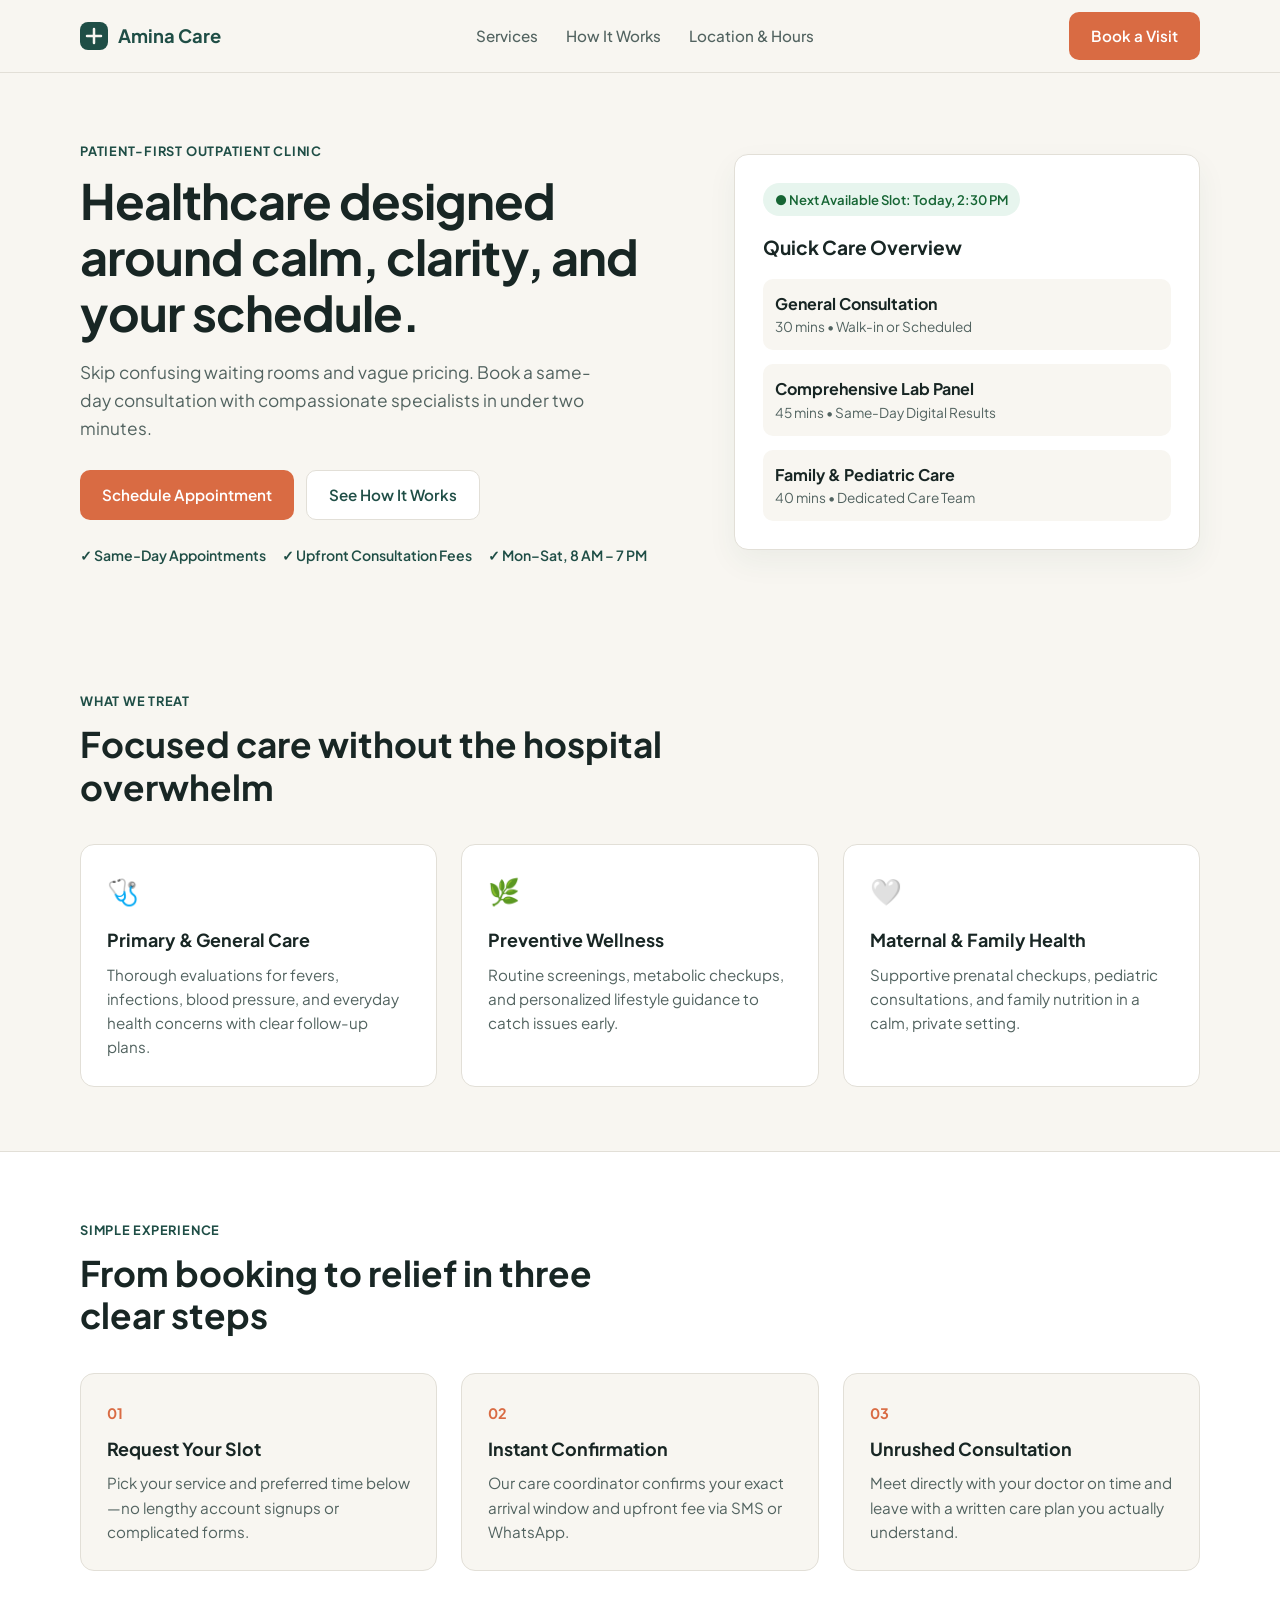
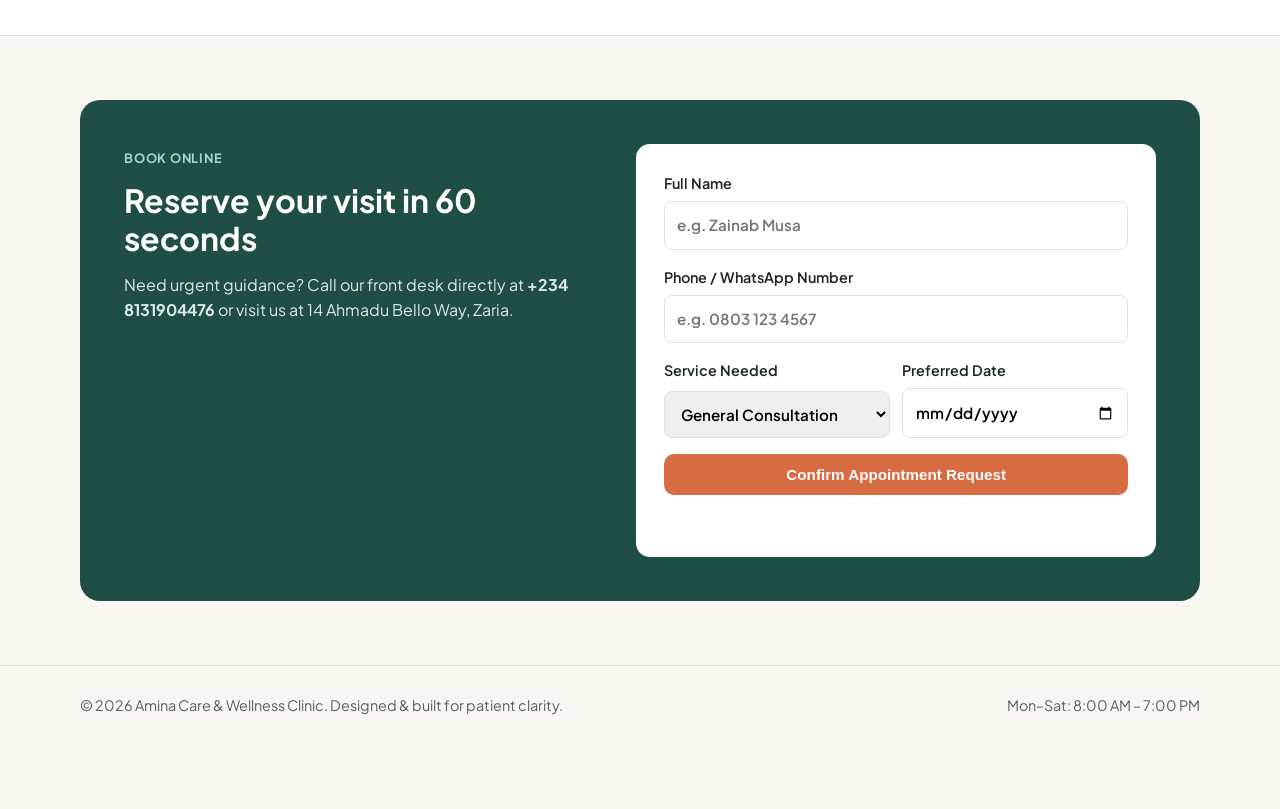
<file: index.html>
<!DOCTYPE html>
<html lang="en">
<head>
  <meta charset="UTF-8" />
  <meta name="viewport" content="width=device-width, initial-scale=1.0" />
  <title>Amina Care & Wellness Clinic — Calm, Modern Healthcare</title>
  <link rel="preconnect" href="https://fonts.googleapis.com">
  <link rel="preconnect" href="https://fonts.gstatic.com" crossorigin>
  <link href="https://fonts.googleapis.com/css2?family=Plus+Jakarta+Sans:wght@400;500;600;700&display=swap" rel="stylesheet">
  <link rel="stylesheet" href="styles.css" />
</head>
<body>
  <!-- Header -->
  <header class="navbar">
    <div class="container nav-inner">
      <a href="#" class="brand">
        <svg width="28" height="28" viewBox="0 0 28 28" fill="none" aria-hidden="true">
          <rect width="28" height="28" rx="8" fill="#1F4E46"/>
          <path d="M14 7V21M7 14H21" stroke="#F8F6F1" stroke-width="2.5" stroke-linecap="round"/>
        </svg>
        <span>Amina Care</span>
      </a>
      <nav class="nav-links" id="navLinks">
        <a href="#services">Services</a>
        <a href="#process">How It Works</a>
        <a href="#book">Location & Hours</a>
      </nav>
      <a href="#book" class="btn btn-primary nav-cta">Book a Visit</a>
      <button class="menu-toggle" id="menuToggle" aria-label="Toggle Menu">☰</button>
    </div>
  </header>

  <!-- Hero -->
  <section class="hero">
    <div class="container hero-grid">
      <div class="hero-copy">
        <span class="eyebrow">Patient-First Outpatient Clinic</span>
        <h1>Healthcare designed around calm, clarity, and your schedule.</h1>
        <p>Skip confusing waiting rooms and vague pricing. Book a same-day consultation with compassionate specialists in under two minutes.</p>
        <div class="hero-actions">
          <a href="#book" class="btn btn-primary">Schedule Appointment</a>
          <a href="#process" class="btn btn-secondary">See How It Works</a>
        </div>
        <div class="trust-row">
          <span>✓ Same-Day Appointments</span>
          <span>✓ Upfront Consultation Fees</span>
          <span>✓ Mon–Sat, 8 AM – 7 PM</span>
        </div>
      </div>
      <div class="hero-card">
        <div class="status-pill">● Next Available Slot: Today, 2:30 PM</div>
        <h3>Quick Care Overview</h3>
        <ul class="card-list">
          <li><strong>General Consultation</strong><span>30 mins • Walk-in or Scheduled</span></li>
          <li><strong>Comprehensive Lab Panel</strong><span>45 mins • Same-Day Digital Results</span></li>
          <li><strong>Family & Pediatric Care</strong><span>40 mins • Dedicated Care Team</span></li>
        </ul>
      </div>
    </div>
  </section>

  <!-- Services -->
  <section id="services" class="section">
    <div class="container">
      <div class="section-head">
        <span class="eyebrow">What We Treat</span>
        <h2>Focused care without the hospital overwhelm</h2>
      </div>
      <div class="grid-3">
        <article class="service-card">
          <div class="icon-box">🩺</div>
          <h3>Primary & General Care</h3>
          <p>Thorough evaluations for fevers, infections, blood pressure, and everyday health concerns with clear follow-up plans.</p>
        </article>
        <article class="service-card">
          <div class="icon-box">🌿</div>
          <h3>Preventive Wellness</h3>
          <p>Routine screenings, metabolic checkups, and personalized lifestyle guidance to catch issues early.</p>
        </article>
        <article class="service-card">
          <div class="icon-box">🤍</div>
          <h3>Maternal & Family Health</h3>
          <p>Supportive prenatal checkups, pediatric consultations, and family nutrition in a calm, private setting.</p>
        </article>
      </div>
    </div>
  </section>

  <!-- 3-Step Process -->
  <section id="process" class="section section-alt">
    <div class="container">
      <div class="section-head">
        <span class="eyebrow">Simple Experience</span>
        <h2>From booking to relief in three clear steps</h2>
      </div>
      <div class="grid-3">
        <div class="step-card">
          <span class="step-num">01</span>
          <h3>Request Your Slot</h3>
          <p>Pick your service and preferred time below—no lengthy account signups or complicated forms.</p>
        </div>
        <div class="step-card">
          <span class="step-num">02</span>
          <h3>Instant Confirmation</h3>
          <p>Our care coordinator confirms your exact arrival window and upfront fee via SMS or WhatsApp.</p>
        </div>
        <div class="step-card">
          <span class="step-num">03</span>
          <h3>Unrushed Consultation</h3>
          <p>Meet directly with your doctor on time and leave with a written care plan you actually understand.</p>
        </div>
      </div>
    </div>
  </section>

  <!-- Booking Form -->
  <section id="book" class="section">
    <div class="container booking-wrap">
      <div class="booking-info">
        <span class="eyebrow">Book Online</span>
        <h2>Reserve your visit in 60 seconds</h2>
        <p>Need urgent guidance? Call our front desk directly at <strong>+234 8131904476</strong> or visit us at 14 Ahmadu Bello Way, Zaria.</p>
      </div>
      <form class="booking-form" id="bookingForm">
        <label>
          Full Name
          <input type="text" name="name" placeholder="e.g. Zainab Musa" required />
        </label>
        <label>
          Phone / WhatsApp Number
          <input type="tel" name="phone" placeholder="e.g. 0803 123 4567" required />
        </label>
        <div class="form-row">
          <label>
            Service Needed
            <select name="service">
              <option value="General Consultation">General Consultation</option>
              <option value="Preventive Wellness">Preventive Wellness</option>
              <option value="Maternal & Family Health">Maternal & Family Health</option>
            </select>
          </label>
          <label>
            Preferred Date
            <input type="date" name="date" required />
          </label>
        </div>
        <button type="submit" class="btn btn-primary btn-full">Confirm Appointment Request</button>
        <p class="form-feedback" id="formFeedback" role="status"></p>
      </form>
    </div>
  </section>

  <!-- Footer -->
  <footer class="footer">
    <div class="container footer-inner">
      <p>© 2026 Amina Care & Wellness Clinic. Designed & built for patient clarity.</p>
      <p>Mon–Sat: 8:00 AM – 7:00 PM</p>
    </div>
  </footer>

  <!-- Mobile Sticky CTA -->
  <div class="mobile-bar">
    <a href="#book" class="btn btn-primary btn-full">Book Same-Day Visit</a>
  </div>

  <script src="script.js"></script>
</body>
</html>
</file>
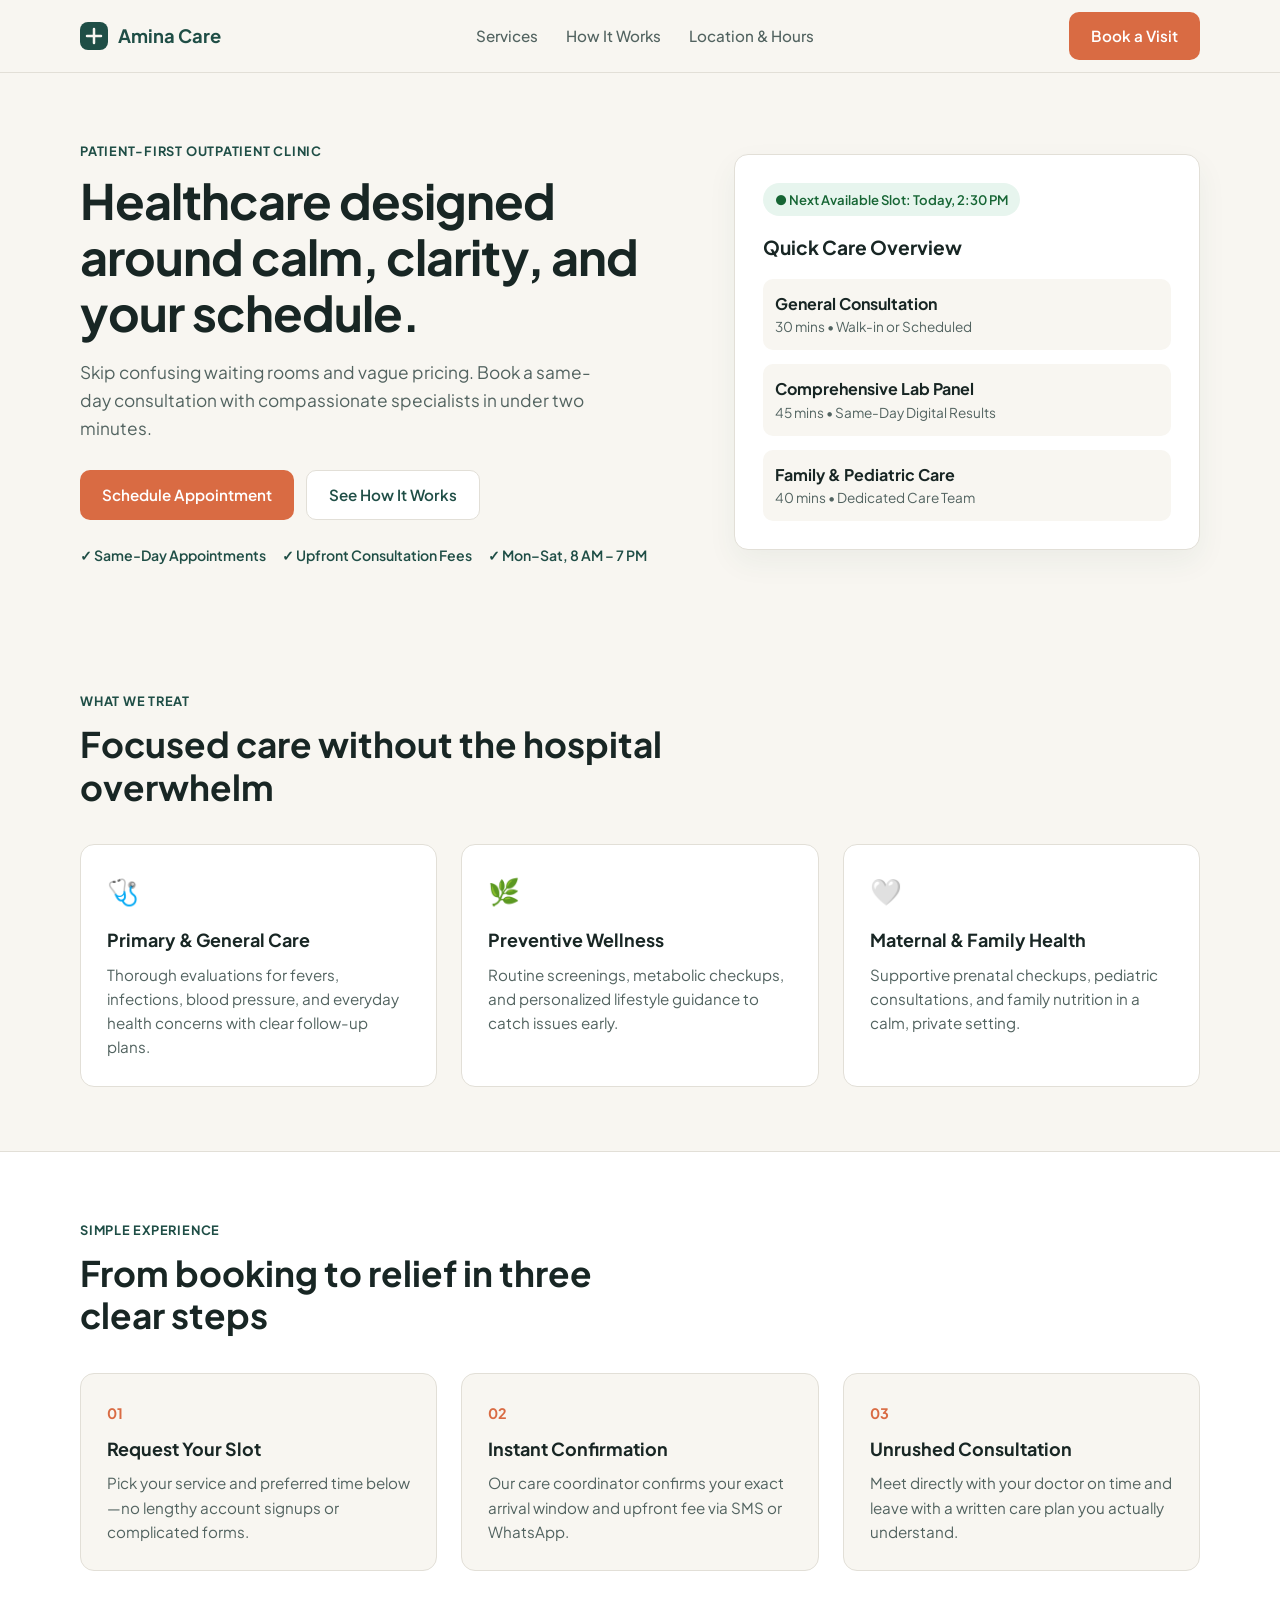
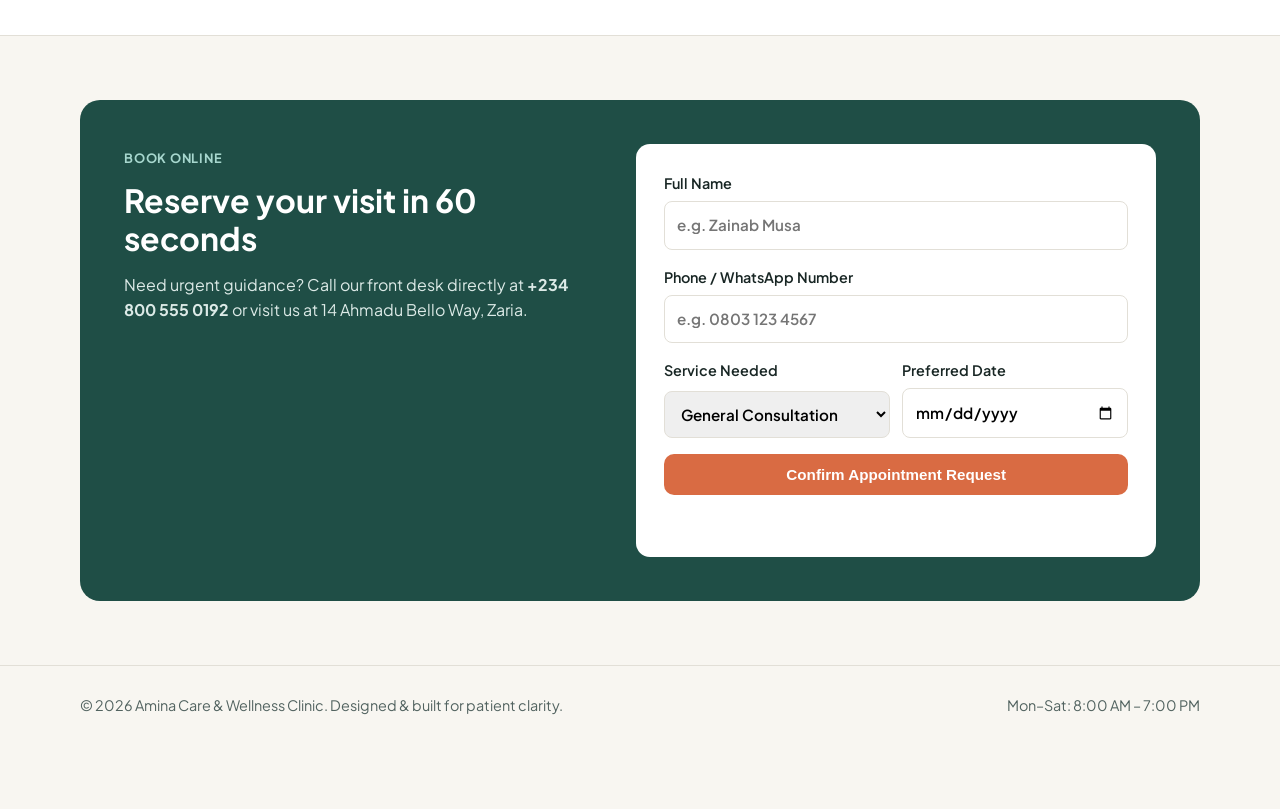
<file: New folder (2)/index.html>
<!DOCTYPE html>
<html lang="en">
<head>
  <meta charset="UTF-8" />
  <meta name="viewport" content="width=device-width, initial-scale=1.0" />
  <title>Amina Care & Wellness Clinic — Calm, Modern Healthcare</title>
  <link rel="preconnect" href="https://fonts.googleapis.com">
  <link rel="preconnect" href="https://fonts.gstatic.com" crossorigin>
  <link href="https://fonts.googleapis.com/css2?family=Plus+Jakarta+Sans:wght@400;500;600;700&display=swap" rel="stylesheet">
  <link rel="stylesheet" href="styles.css" />
</head>
<body>
  <!-- Header -->
  <header class="navbar">
    <div class="container nav-inner">
      <a href="#" class="brand">
        <svg width="28" height="28" viewBox="0 0 28 28" fill="none" aria-hidden="true">
          <rect width="28" height="28" rx="8" fill="#1F4E46"/>
          <path d="M14 7V21M7 14H21" stroke="#F8F6F1" stroke-width="2.5" stroke-linecap="round"/>
        </svg>
        <span>Amina Care</span>
      </a>
      <nav class="nav-links" id="navLinks">
        <a href="#services">Services</a>
        <a href="#process">How It Works</a>
        <a href="#book">Location & Hours</a>
      </nav>
      <a href="#book" class="btn btn-primary nav-cta">Book a Visit</a>
      <button class="menu-toggle" id="menuToggle" aria-label="Toggle Menu">☰</button>
    </div>
  </header>

  <!-- Hero -->
  <section class="hero">
    <div class="container hero-grid">
      <div class="hero-copy">
        <span class="eyebrow">Patient-First Outpatient Clinic</span>
        <h1>Healthcare designed around calm, clarity, and your schedule.</h1>
        <p>Skip confusing waiting rooms and vague pricing. Book a same-day consultation with compassionate specialists in under two minutes.</p>
        <div class="hero-actions">
          <a href="#book" class="btn btn-primary">Schedule Appointment</a>
          <a href="#process" class="btn btn-secondary">See How It Works</a>
        </div>
        <div class="trust-row">
          <span>✓ Same-Day Appointments</span>
          <span>✓ Upfront Consultation Fees</span>
          <span>✓ Mon–Sat, 8 AM – 7 PM</span>
        </div>
      </div>
      <div class="hero-card">
        <div class="status-pill">● Next Available Slot: Today, 2:30 PM</div>
        <h3>Quick Care Overview</h3>
        <ul class="card-list">
          <li><strong>General Consultation</strong><span>30 mins • Walk-in or Scheduled</span></li>
          <li><strong>Comprehensive Lab Panel</strong><span>45 mins • Same-Day Digital Results</span></li>
          <li><strong>Family & Pediatric Care</strong><span>40 mins • Dedicated Care Team</span></li>
        </ul>
      </div>
    </div>
  </section>

  <!-- Services -->
  <section id="services" class="section">
    <div class="container">
      <div class="section-head">
        <span class="eyebrow">What We Treat</span>
        <h2>Focused care without the hospital overwhelm</h2>
      </div>
      <div class="grid-3">
        <article class="service-card">
          <div class="icon-box">🩺</div>
          <h3>Primary & General Care</h3>
          <p>Thorough evaluations for fevers, infections, blood pressure, and everyday health concerns with clear follow-up plans.</p>
        </article>
        <article class="service-card">
          <div class="icon-box">🌿</div>
          <h3>Preventive Wellness</h3>
          <p>Routine screenings, metabolic checkups, and personalized lifestyle guidance to catch issues early.</p>
        </article>
        <article class="service-card">
          <div class="icon-box">🤍</div>
          <h3>Maternal & Family Health</h3>
          <p>Supportive prenatal checkups, pediatric consultations, and family nutrition in a calm, private setting.</p>
        </article>
      </div>
    </div>
  </section>

  <!-- 3-Step Process -->
  <section id="process" class="section section-alt">
    <div class="container">
      <div class="section-head">
        <span class="eyebrow">Simple Experience</span>
        <h2>From booking to relief in three clear steps</h2>
      </div>
      <div class="grid-3">
        <div class="step-card">
          <span class="step-num">01</span>
          <h3>Request Your Slot</h3>
          <p>Pick your service and preferred time below—no lengthy account signups or complicated forms.</p>
        </div>
        <div class="step-card">
          <span class="step-num">02</span>
          <h3>Instant Confirmation</h3>
          <p>Our care coordinator confirms your exact arrival window and upfront fee via SMS or WhatsApp.</p>
        </div>
        <div class="step-card">
          <span class="step-num">03</span>
          <h3>Unrushed Consultation</h3>
          <p>Meet directly with your doctor on time and leave with a written care plan you actually understand.</p>
        </div>
      </div>
    </div>
  </section>

  <!-- Booking Form -->
  <section id="book" class="section">
    <div class="container booking-wrap">
      <div class="booking-info">
        <span class="eyebrow">Book Online</span>
        <h2>Reserve your visit in 60 seconds</h2>
        <p>Need urgent guidance? Call our front desk directly at <strong>+234 800 555 0192</strong> or visit us at 14 Ahmadu Bello Way, Zaria.</p>
      </div>
      <form class="booking-form" id="bookingForm">
        <label>
          Full Name
          <input type="text" name="name" placeholder="e.g. Zainab Musa" required />
        </label>
        <label>
          Phone / WhatsApp Number
          <input type="tel" name="phone" placeholder="e.g. 0803 123 4567" required />
        </label>
        <div class="form-row">
          <label>
            Service Needed
            <select name="service">
              <option value="General Consultation">General Consultation</option>
              <option value="Preventive Wellness">Preventive Wellness</option>
              <option value="Maternal & Family Health">Maternal & Family Health</option>
            </select>
          </label>
          <label>
            Preferred Date
            <input type="date" name="date" required />
          </label>
        </div>
        <button type="submit" class="btn btn-primary btn-full">Confirm Appointment Request</button>
        <p class="form-feedback" id="formFeedback" role="status"></p>
      </form>
    </div>
  </section>

  <!-- Footer -->
  <footer class="footer">
    <div class="container footer-inner">
      <p>© 2026 Amina Care & Wellness Clinic. Designed & built for patient clarity.</p>
      <p>Mon–Sat: 8:00 AM – 7:00 PM</p>
    </div>
  </footer>

  <!-- Mobile Sticky CTA -->
  <div class="mobile-bar">
    <a href="#book" class="btn btn-primary btn-full">Book Same-Day Visit</a>
  </div>

  <script src="script.js"></script>
</body>
</html>
</file>
<file: styles.css>
:root {
  --bg: #F8F6F1;
  --surface: #FFFFFF;
  --primary: #1F4E46;
  --primary-soft: #E6EFECE6;
  --accent: #D96B43;
  --accent-hover: #C25A34;
  --text: #182624;
  --muted: #526360;
  --border: #E2DFD7;
  --radius: 14px;
}

* { box-sizing: border-box; margin: 0; padding: 0; }
html { scroll-behavior: smooth; }
body {
  font-family: 'Plus Jakarta Sans', sans-serif;
  background: var(--bg);
  color: var(--text);
  line-height: 1.6;
  padding-bottom: 64px;
}

.container { width: min(1120px, 92%); margin: 0 auto; }

/* Navbar */
.navbar {
  position: sticky; top: 0; z-index: 50;
  background: rgba(248, 246, 241, 0.94);
  backdrop-filter: blur(8px);
  border-bottom: 1px solid var(--border);
}
.nav-inner {
  display: flex; align-items: center; justify-content: space-between;
  height: 72px;
}
.brand {
  display: flex; align-items: center; gap: 10px;
  font-weight: 700; font-size: 1.15rem; color: var(--primary); text-decoration: none;
}
.nav-links { display: flex; gap: 28px; }
.nav-links a { text-decoration: none; color: var(--muted); font-weight: 500; font-size: 0.95rem; }
.nav-links a:hover { color: var(--primary); }
.menu-toggle { display: none; background: none; border: none; font-size: 1.5rem; color: var(--primary); cursor: pointer; }

/* Buttons */
.btn {
  display: inline-flex; align-items: center; justify-content: center;
  padding: 12px 22px; border-radius: 10px; font-weight: 600; font-size: 0.95rem;
  text-decoration: none; border: none; cursor: pointer; transition: 0.2s ease;
}
.btn-primary { background: var(--accent); color: #FFF; }
.btn-primary:hover { background: var(--accent-hover); transform: translateY(-1px); }
.btn-secondary { background: var(--surface); color: var(--primary); border: 1px solid var(--border); }
.btn-secondary:hover { border-color: var(--primary); }
.btn-full { width: 100%; }

/* Hero */
.hero { padding: 64px 0 56px; }
.hero-grid { display: grid; grid-template-columns: 1.25fr 0.95fr; gap: 40px; align-items: center; }
.eyebrow {
  display: inline-block; font-size: 0.8rem; font-weight: 700; letter-spacing: 0.06em;
  text-transform: uppercase; color: var(--primary); margin-bottom: 12px;
}
.hero h1 { font-size: clamp(2rem, 3.8vw, 3.1rem); line-height: 1.15; letter-spacing: -0.02em; margin-bottom: 18px; }
.hero p { color: var(--muted); font-size: 1.08rem; max-width: 540px; margin-bottom: 28px; }
.hero-actions { display: flex; flex-wrap: wrap; gap: 12px; margin-bottom: 24px; }
.trust-row { display: flex; flex-wrap: wrap; gap: 16px; font-size: 0.88rem; color: var(--primary); font-weight: 600; }

.hero-card {
  background: var(--surface); border: 1px solid var(--border);
  border-radius: var(--radius); padding: 28px; box-shadow: 0 12px 30px rgba(31, 78, 70, 0.06);
}
.status-pill {
  display: inline-block; background: #E7F5EE; color: #166534;
  font-size: 0.82rem; font-weight: 600; padding: 6px 12px; border-radius: 999px; margin-bottom: 16px;
}
.hero-card h3 { margin-bottom: 16px; font-size: 1.2rem; }
.card-list { list-style: none; display: grid; gap: 14px; }
.card-list li {
  display: flex; flex-direction: column; padding: 12px;
  background: var(--bg); border-radius: 10px;
}
.card-list span { font-size: 0.85rem; color: var(--muted); }

/* Sections & Grids */
.section { padding: 64px 0; }
.section-alt { background: var(--surface); border-top: 1px solid var(--border); border-bottom: 1px solid var(--border); }
.section-head { max-width: 600px; margin-bottom: 36px; }
.section-head h2 { font-size: clamp(1.6rem, 2.8vw, 2.2rem); line-height: 1.2; }
.grid-3 { display: grid; grid-template-columns: repeat(3, 1fr); gap: 24px; }

.service-card, .step-card {
  background: var(--surface); border: 1px solid var(--border);
  border-radius: var(--radius); padding: 26px;
}
.section-alt .step-card { background: var(--bg); }
.icon-box { font-size: 1.6rem; margin-bottom: 14px; }
.step-num { display: inline-block; font-weight: 700; color: var(--accent); font-size: 0.9rem; margin-bottom: 10px; }
.service-card h3, .step-card h3 { margin-bottom: 8px; font-size: 1.12rem; }
.service-card p, .step-card p { color: var(--muted); font-size: 0.95rem; }

/* Booking Form */
.booking-wrap {
  display: grid; grid-template-columns: 1fr 1.1fr; gap: 40px; align-items: start;
  background: var(--primary); color: #FFF; padding: 44px; border-radius: 20px;
}
.booking-info .eyebrow { color: #A7D7CE; }
.booking-info h2 { font-size: 2rem; line-height: 1.2; margin-bottom: 14px; }
.booking-info p { color: #DCEAE7; }
.booking-form {
  background: var(--surface); color: var(--text); padding: 28px;
  border-radius: var(--radius); display: grid; gap: 16px;
}
.booking-form label { display: grid; gap: 6px; font-size: 0.9rem; font-weight: 600; }
.booking-form input, .booking-form select {
  width: 100%; padding: 11px 12px; border: 1px solid var(--border);
  border-radius: 8px; font: inherit; font-size: 0.95rem;
}
.form-row { display: grid; grid-template-columns: 1fr 1fr; gap: 12px; }
.form-feedback { font-size: 0.9rem; font-weight: 600; color: var(--primary); min-height: 1.2em; }

/* Footer & Mobile Bar */
.footer { border-top: 1px solid var(--border); padding: 28px 0; color: var(--muted); font-size: 0.9rem; }
.footer-inner { display: flex; justify-content: space-between; flex-wrap: wrap; gap: 12px; }
.mobile-bar {
  display: none; position: fixed; bottom: 0; left: 0; right: 0;
  background: var(--surface); padding: 10px 16px; border-top: 1px solid var(--border); z-index: 60;
}

@media (max-width: 860px) {
  .hero-grid, .grid-3, .booking-wrap { grid-template-columns: 1fr; }
  .nav-links, .nav-cta { display: none; }
  .nav-links.open {
    display: flex; flex-direction: column; position: absolute;
    top: 72px; left: 0; right: 0; background: var(--bg);
    padding: 20px 4%; border-bottom: 1px solid var(--border);
  }
  .menu-toggle { display: block; }
  .booking-wrap { padding: 28px 20px; }
  .form-row { grid-template-columns: 1fr; }
  .mobile-bar { display: block; }
}
</file>
<file: New folder (2)/styles.css>
:root {
  --bg: #F8F6F1;
  --surface: #FFFFFF;
  --primary: #1F4E46;
  --primary-soft: #E6EFECE6;
  --accent: #D96B43;
  --accent-hover: #C25A34;
  --text: #182624;
  --muted: #526360;
  --border: #E2DFD7;
  --radius: 14px;
}

* { box-sizing: border-box; margin: 0; padding: 0; }
html { scroll-behavior: smooth; }
body {
  font-family: 'Plus Jakarta Sans', sans-serif;
  background: var(--bg);
  color: var(--text);
  line-height: 1.6;
  padding-bottom: 64px;
}

.container { width: min(1120px, 92%); margin: 0 auto; }

/* Navbar */
.navbar {
  position: sticky; top: 0; z-index: 50;
  background: rgba(248, 246, 241, 0.94);
  backdrop-filter: blur(8px);
  border-bottom: 1px solid var(--border);
}
.nav-inner {
  display: flex; align-items: center; justify-content: space-between;
  height: 72px;
}
.brand {
  display: flex; align-items: center; gap: 10px;
  font-weight: 700; font-size: 1.15rem; color: var(--primary); text-decoration: none;
}
.nav-links { display: flex; gap: 28px; }
.nav-links a { text-decoration: none; color: var(--muted); font-weight: 500; font-size: 0.95rem; }
.nav-links a:hover { color: var(--primary); }
.menu-toggle { display: none; background: none; border: none; font-size: 1.5rem; color: var(--primary); cursor: pointer; }

/* Buttons */
.btn {
  display: inline-flex; align-items: center; justify-content: center;
  padding: 12px 22px; border-radius: 10px; font-weight: 600; font-size: 0.95rem;
  text-decoration: none; border: none; cursor: pointer; transition: 0.2s ease;
}
.btn-primary { background: var(--accent); color: #FFF; }
.btn-primary:hover { background: var(--accent-hover); transform: translateY(-1px); }
.btn-secondary { background: var(--surface); color: var(--primary); border: 1px solid var(--border); }
.btn-secondary:hover { border-color: var(--primary); }
.btn-full { width: 100%; }

/* Hero */
.hero { padding: 64px 0 56px; }
.hero-grid { display: grid; grid-template-columns: 1.25fr 0.95fr; gap: 40px; align-items: center; }
.eyebrow {
  display: inline-block; font-size: 0.8rem; font-weight: 700; letter-spacing: 0.06em;
  text-transform: uppercase; color: var(--primary); margin-bottom: 12px;
}
.hero h1 { font-size: clamp(2rem, 3.8vw, 3.1rem); line-height: 1.15; letter-spacing: -0.02em; margin-bottom: 18px; }
.hero p { color: var(--muted); font-size: 1.08rem; max-width: 540px; margin-bottom: 28px; }
.hero-actions { display: flex; flex-wrap: wrap; gap: 12px; margin-bottom: 24px; }
.trust-row { display: flex; flex-wrap: wrap; gap: 16px; font-size: 0.88rem; color: var(--primary); font-weight: 600; }

.hero-card {
  background: var(--surface); border: 1px solid var(--border);
  border-radius: var(--radius); padding: 28px; box-shadow: 0 12px 30px rgba(31, 78, 70, 0.06);
}
.status-pill {
  display: inline-block; background: #E7F5EE; color: #166534;
  font-size: 0.82rem; font-weight: 600; padding: 6px 12px; border-radius: 999px; margin-bottom: 16px;
}
.hero-card h3 { margin-bottom: 16px; font-size: 1.2rem; }
.card-list { list-style: none; display: grid; gap: 14px; }
.card-list li {
  display: flex; flex-direction: column; padding: 12px;
  background: var(--bg); border-radius: 10px;
}
.card-list span { font-size: 0.85rem; color: var(--muted); }

/* Sections & Grids */
.section { padding: 64px 0; }
.section-alt { background: var(--surface); border-top: 1px solid var(--border); border-bottom: 1px solid var(--border); }
.section-head { max-width: 600px; margin-bottom: 36px; }
.section-head h2 { font-size: clamp(1.6rem, 2.8vw, 2.2rem); line-height: 1.2; }
.grid-3 { display: grid; grid-template-columns: repeat(3, 1fr); gap: 24px; }

.service-card, .step-card {
  background: var(--surface); border: 1px solid var(--border);
  border-radius: var(--radius); padding: 26px;
}
.section-alt .step-card { background: var(--bg); }
.icon-box { font-size: 1.6rem; margin-bottom: 14px; }
.step-num { display: inline-block; font-weight: 700; color: var(--accent); font-size: 0.9rem; margin-bottom: 10px; }
.service-card h3, .step-card h3 { margin-bottom: 8px; font-size: 1.12rem; }
.service-card p, .step-card p { color: var(--muted); font-size: 0.95rem; }

/* Booking Form */
.booking-wrap {
  display: grid; grid-template-columns: 1fr 1.1fr; gap: 40px; align-items: start;
  background: var(--primary); color: #FFF; padding: 44px; border-radius: 20px;
}
.booking-info .eyebrow { color: #A7D7CE; }
.booking-info h2 { font-size: 2rem; line-height: 1.2; margin-bottom: 14px; }
.booking-info p { color: #DCEAE7; }
.booking-form {
  background: var(--surface); color: var(--text); padding: 28px;
  border-radius: var(--radius); display: grid; gap: 16px;
}
.booking-form label { display: grid; gap: 6px; font-size: 0.9rem; font-weight: 600; }
.booking-form input, .booking-form select {
  width: 100%; padding: 11px 12px; border: 1px solid var(--border);
  border-radius: 8px; font: inherit; font-size: 0.95rem;
}
.form-row { display: grid; grid-template-columns: 1fr 1fr; gap: 12px; }
.form-feedback { font-size: 0.9rem; font-weight: 600; color: var(--primary); min-height: 1.2em; }

/* Footer & Mobile Bar */
.footer { border-top: 1px solid var(--border); padding: 28px 0; color: var(--muted); font-size: 0.9rem; }
.footer-inner { display: flex; justify-content: space-between; flex-wrap: wrap; gap: 12px; }
.mobile-bar {
  display: none; position: fixed; bottom: 0; left: 0; right: 0;
  background: var(--surface); padding: 10px 16px; border-top: 1px solid var(--border); z-index: 60;
}

@media (max-width: 860px) {
  .hero-grid, .grid-3, .booking-wrap { grid-template-columns: 1fr; }
  .nav-links, .nav-cta { display: none; }
  .nav-links.open {
    display: flex; flex-direction: column; position: absolute;
    top: 72px; left: 0; right: 0; background: var(--bg);
    padding: 20px 4%; border-bottom: 1px solid var(--border);
  }
  .menu-toggle { display: block; }
  .booking-wrap { padding: 28px 20px; }
  .form-row { grid-template-columns: 1fr; }
  .mobile-bar { display: block; }
}
</file>
